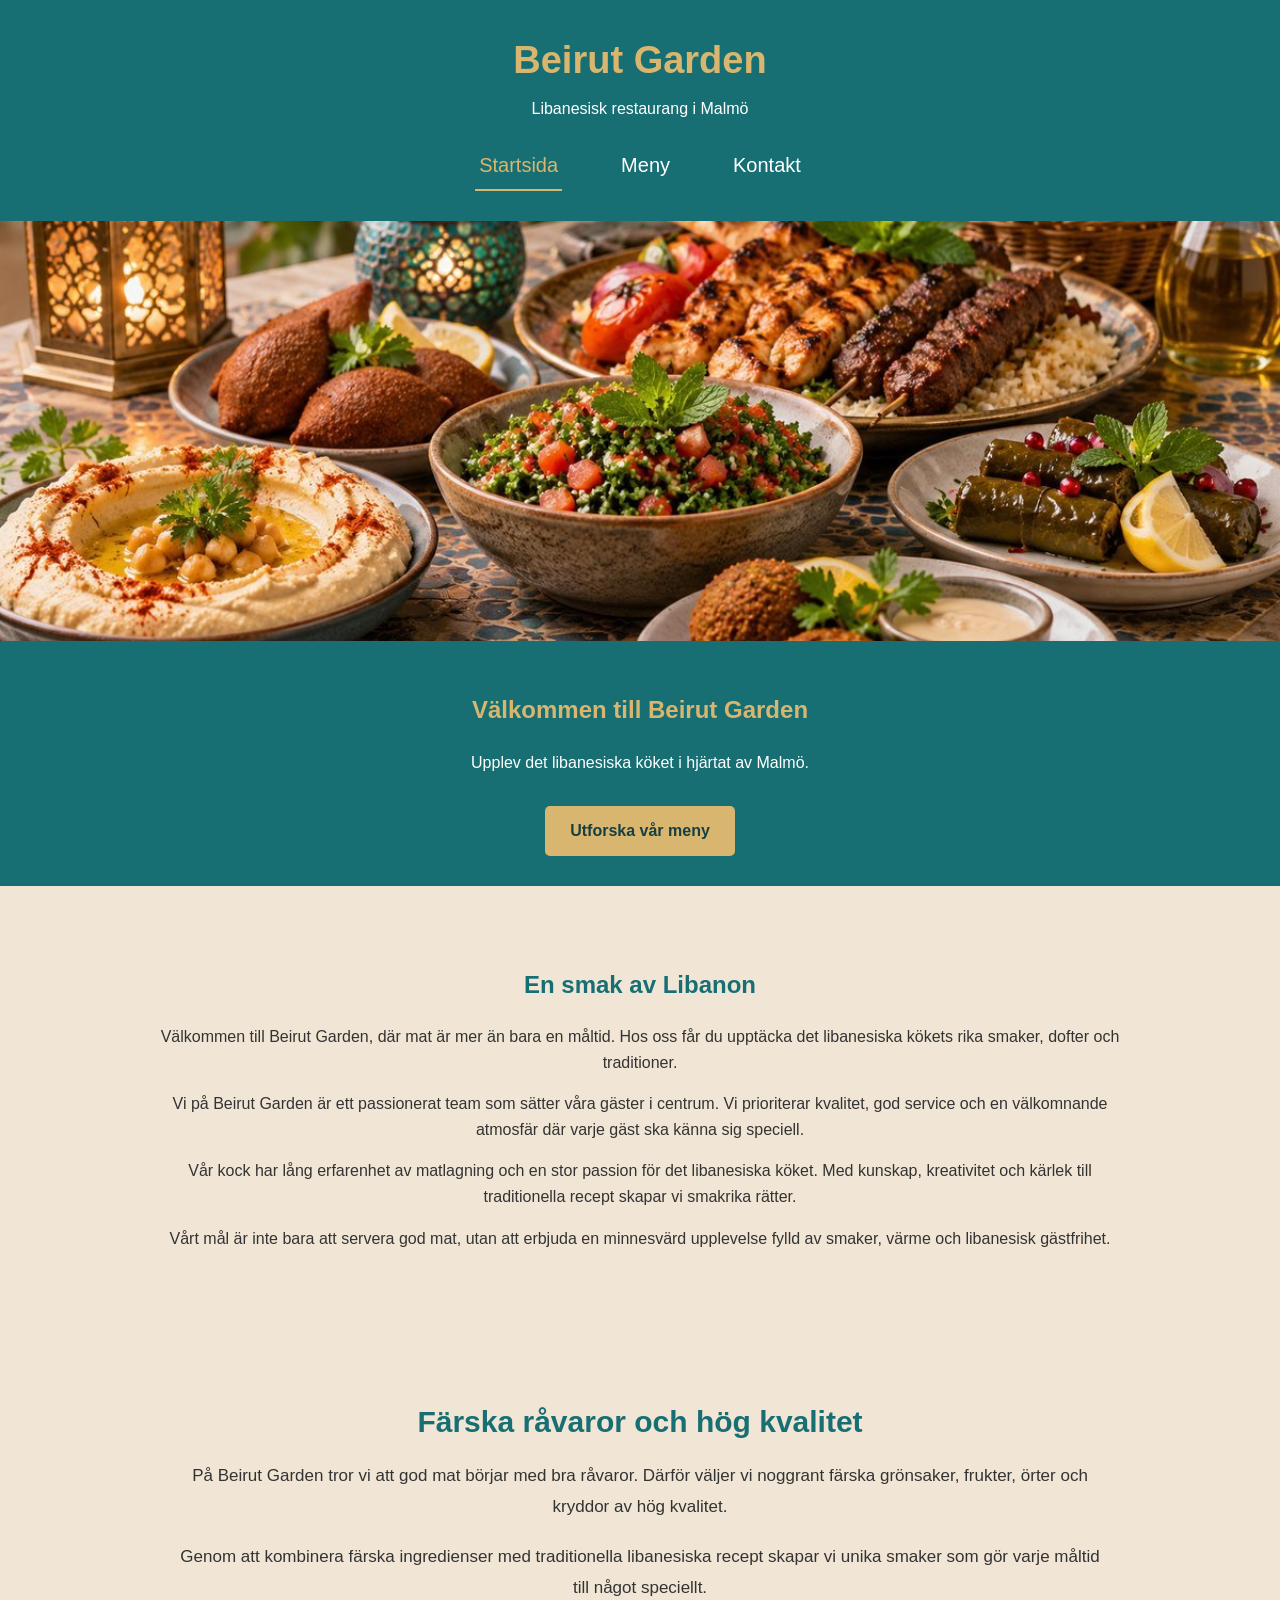
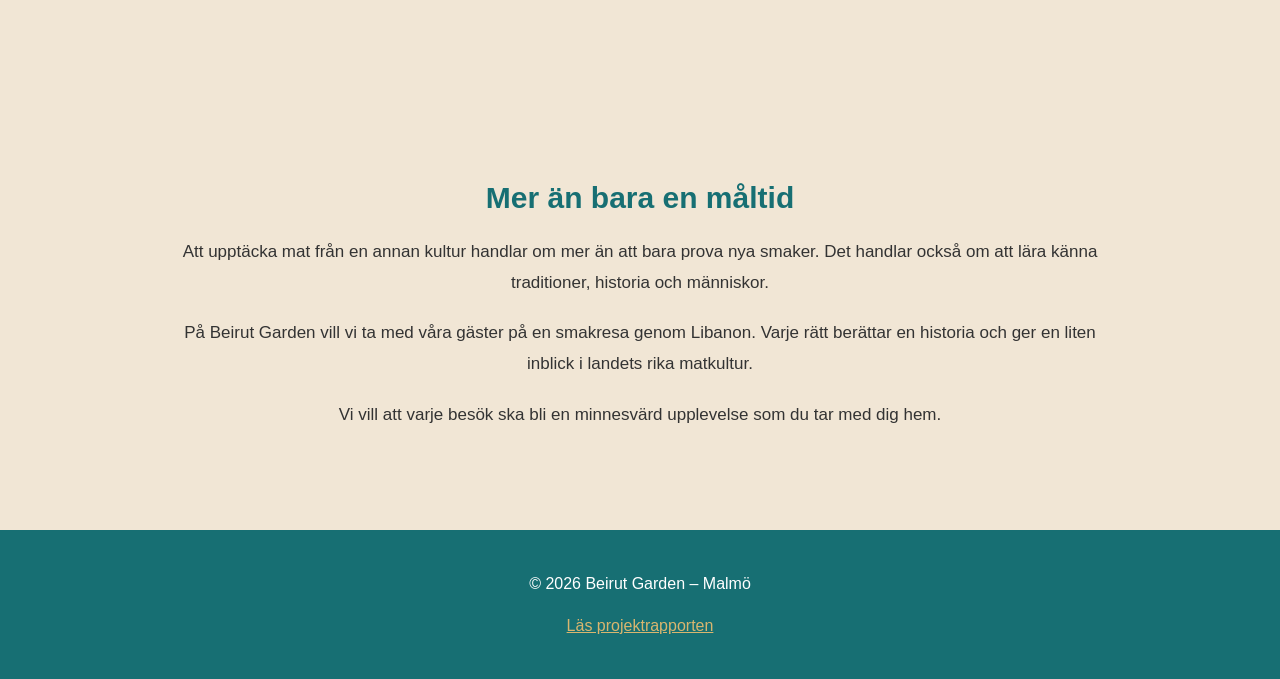
<file: index.html>
<!DOCTYPE html>
<html lang="sv">

<head>
    <meta charset="UTF-8">
    <meta name="viewport" content="width=device-width, initial-scale=1.0">
    <title>Beirut Garden | Libanesisk restaurang i Malmö</title>
    <link rel="stylesheet" href="style.css">
</head>

<body>
    <header>
        <h1>Beirut Garden</h1>
        <p class="subtitle">Libanesisk restaurang i Malmö</p>

        <nav aria-label="Huvudmeny">
            <a href="index.html" aria-current="page">Startsida</a>
            <a href="meny.html">Meny</a>
            <a href="kontakt.html">Kontakt</a>
        </nav>
    </header>

    <main>
        <section class="hero">
            <img src="images/lebanese-food.jpg" alt="Libanesiska maträtter med mezze och grillat">
            <div class="hero-text">
                <h2>Välkommen till Beirut Garden</h2>
                <p>Upplev det libanesiska köket i hjärtat av Malmö.</p>
                <a class="button" href="meny.html">Utforska vår meny</a>
            </div>
        </section>


        <section class="intro">
            <h2>En smak av Libanon</h2>
            <p>
                Välkommen till Beirut Garden, där mat är mer än
                bara en måltid. Hos oss får du upptäcka det
                libanesiska kökets rika smaker, dofter och traditioner.
            </p>

            <p>
                Vi på Beirut Garden är ett passionerat team som
                sätter våra gäster i centrum. Vi prioriterar
                kvalitet, god service och en välkomnande atmosfär
                där varje gäst ska känna sig speciell.
            </p>

            <p>
                Vår kock har lång erfarenhet av matlagning och
                en stor passion för det libanesiska köket.
                Med kunskap, kreativitet och kärlek till
                traditionella recept skapar vi smakrika rätter.
            </p>

            <p>
                Vårt mål är inte bara att servera god mat,
                utan att erbjuda en minnesvärd upplevelse
                fylld av smaker, värme och libanesisk gästfrihet.
            </p>
        </section>

        <section class="content">
            <h2>Färska råvaror och hög kvalitet</h2>

            <p>
                På Beirut Garden tror vi att god mat börjar
                med bra råvaror. Därför väljer vi noggrant
                färska grönsaker, frukter, örter och kryddor
                av hög kvalitet.
            </p>

            <p>
                Genom att kombinera färska ingredienser med
                traditionella libanesiska recept skapar vi
                unika smaker som gör varje måltid till
                något speciellt.
            </p>
        </section>


        <section class="content">
            <h2>Mer än bara en måltid</h2>

            <p>
                Att upptäcka mat från en annan kultur handlar
                om mer än att bara prova nya smaker.
                Det handlar också om att lära känna
                traditioner, historia och människor.
            </p>

            <p>
                På Beirut Garden vill vi ta med våra gäster
                på en smakresa genom Libanon.
                Varje rätt berättar en historia och ger
                en liten inblick i landets rika matkultur.
            </p>

            <p>
                Vi vill att varje besök ska bli en minnesvärd
                upplevelse som du tar med dig hem.
            </p>
        </section>


    </main>

    <footer>
        <p>© 2026 Beirut Garden – Malmö</p>
        <p><a href="rapport.html">Läs projektrapporten</a></p>
    </footer>
</body>

</html>
</file>
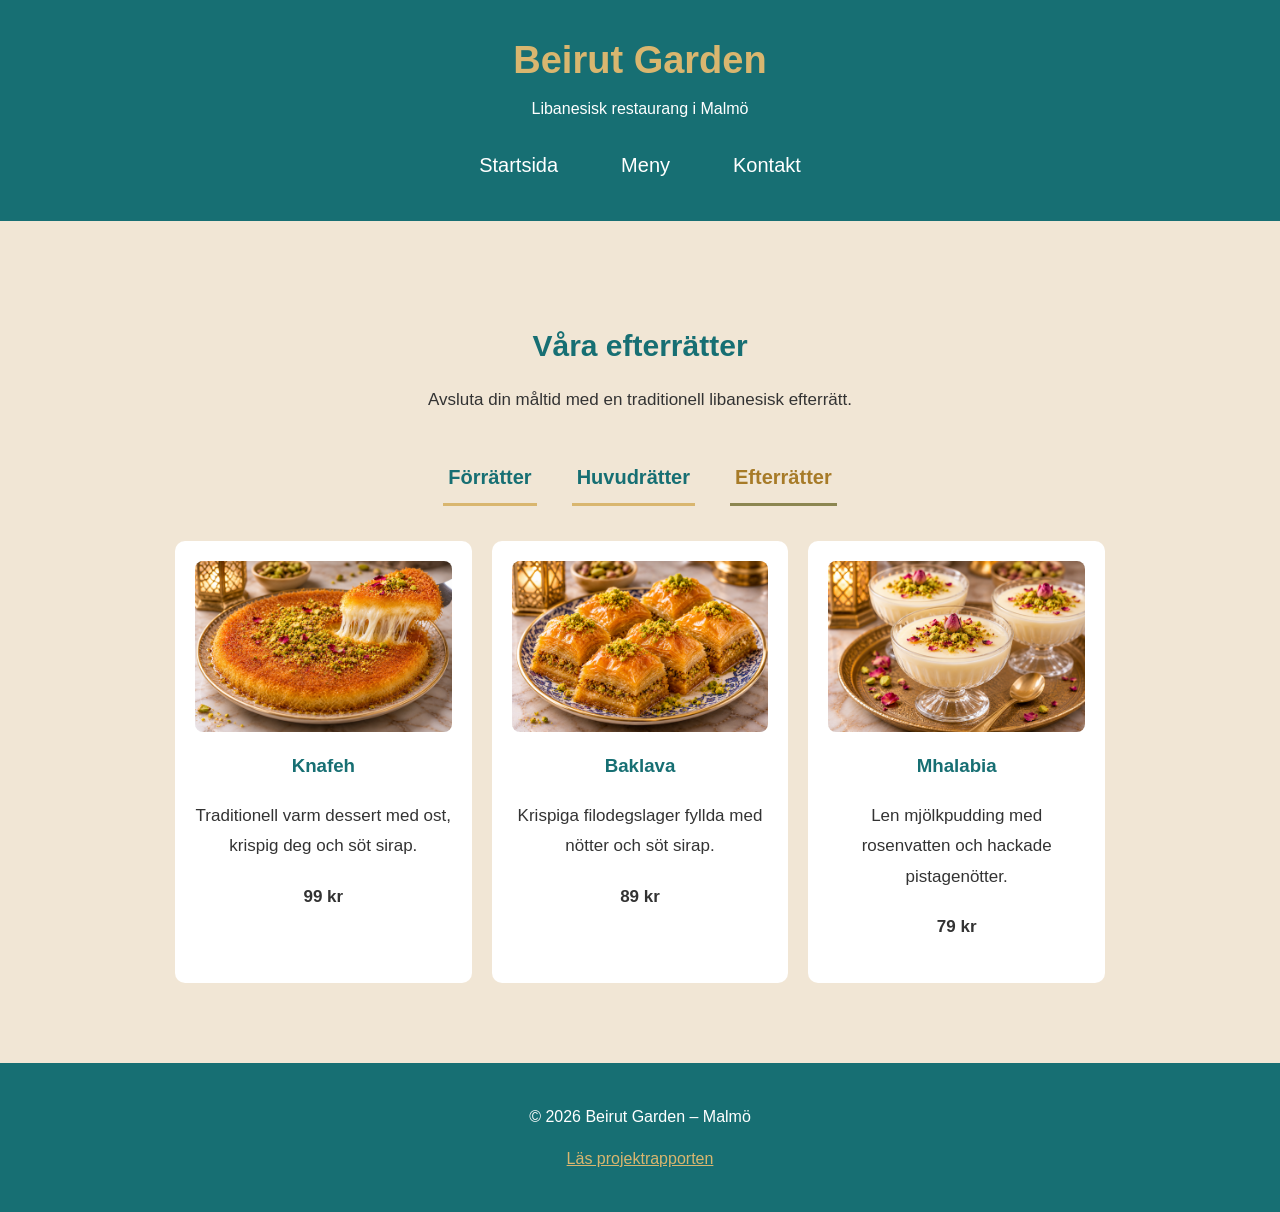
<file: efterratter.html>
<!DOCTYPE html>
<html lang="sv">

<head>
    <meta charset="UTF-8">
    <meta name="viewport" content="width=device-width, initial-scale=1.0">
    <title>Efterrätter | Beirut Garden</title>
    <link rel="stylesheet" href="style.css">
</head>

<body>

    <header>
        <h1>Beirut Garden</h1>
        <p class="subtitle">Libanesisk restaurang i Malmö</p>

        <nav aria-label="Huvudmeny">
            <a href="index.html">Startsida</a>
            <a href="meny.html">Meny</a>
            <a href="kontakt.html">Kontakt</a>
        </nav>
    </header>

    <main class="content">
        <h2>Våra efterrätter</h2>
        <p>
            Avsluta din måltid med en traditionell
            libanesisk efterrätt.
        </p>

        <nav class="local-nav" aria-label="Menykategorier">
            <a href="forratter.html">Förrätter</a>
            <a href="huvudratter.html">Huvudrätter</a>
            <a href="efterratter.html" aria-current="page">Efterrätter</a>
        </nav>

        <section class="menu-grid" aria-label="Efterrätter">

            <article class="menu-card">
                <img src="images/knafeh.png" alt="Knafeh med pistagenötter">
                <h3>Knafeh</h3>
                <p>
                    Traditionell varm dessert med ost,
                    krispig deg och söt sirap.
                </p>
                <p><strong>99 kr</strong></p>
            </article>

            <article class="menu-card">
                <img src="images/baklava.png" alt="Baklava med nötter">
                <h3>Baklava</h3>
                <p>
                    Krispiga filodegslager fyllda med
                    nötter och söt sirap.
                </p>
                <p><strong>89 kr</strong></p>
            </article>

            <article class="menu-card">
                <img src="images/mhalabia.png" alt="Mhalabia med pistage">
                <h3>Mhalabia</h3>
                <p>
                    Len mjölkpudding med rosenvatten
                    och hackade pistagenötter.
                </p>
                <p><strong>79 kr</strong></p>
            </article>

        </section>
    </main>

    <footer>
        <p>© 2026 Beirut Garden – Malmö</p>
        <p><a href="rapport.html">Läs projektrapporten</a></p>
    </footer>

</body>

</html>
</file>
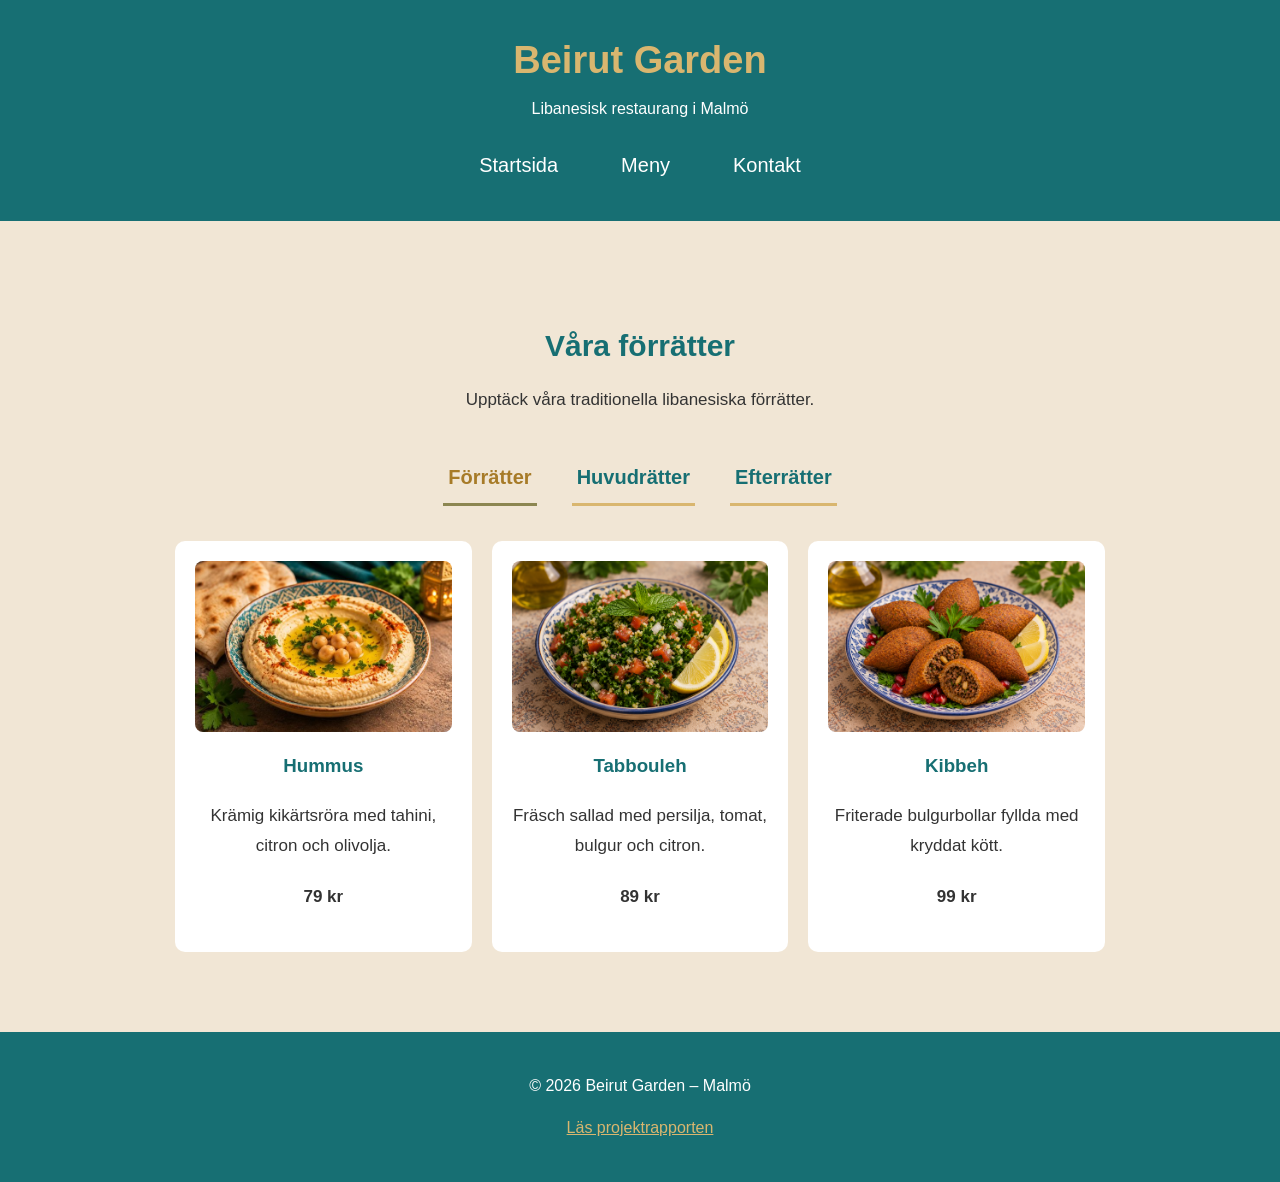
<file: forratter.html>
<!DOCTYPE html>
<html lang="sv">

<head>
    <meta charset="UTF-8">
    <meta name="viewport" content="width=device-width, initial-scale=1.0">
    <title>Förrätter | Beirut Garden</title>
    <link rel="stylesheet" href="style.css">
</head>

<body>

    <header>
        <h1>Beirut Garden</h1>
        <p class="subtitle">Libanesisk restaurang i Malmö</p>

        <nav aria-label="Huvudmeny">
            <a href="index.html">Startsida</a>
            <a href="meny.html">Meny</a>
            <a href="kontakt.html">Kontakt</a>
        </nav>
    </header>

    <main class="content">
        <h2>Våra förrätter</h2>
        <p>Upptäck våra traditionella libanesiska förrätter.</p>

        <nav class="local-nav" aria-label="Menykategorier">
            <a href="forratter.html" aria-current="page">Förrätter</a>
            <a href="huvudratter.html">Huvudrätter</a>
            <a href="efterratter.html">Efterrätter</a>
        </nav>

        <section class="menu-grid" aria-label="Förrätter">
            <article class="menu-card">
                <img src="images/hummus.jpg" alt="Hummus">
                <h3>Hummus</h3>
                <p>Krämig kikärtsröra med tahini, citron och olivolja.</p>
                <p><strong>79 kr</strong></p>
            </article>

            <article class="menu-card">
                <img src="images/tabbouleh.png" alt="Tabbouleh">
                <h3>Tabbouleh</h3>
                <p>Fräsch sallad med persilja, tomat, bulgur och citron.</p>
                <p><strong>89 kr</strong></p>
            </article>

            <article class="menu-card">
                <img src="images/kibbeh.png" alt="Kibbeh">
                <h3>Kibbeh</h3>
                <p>Friterade bulgurbollar fyllda med kryddat kött.</p>
                <p><strong>99 kr</strong></p>
            </article>
        </section>
    </main>

    <footer>
        <p>© 2026 Beirut Garden – Malmö</p>
        <p><a href="rapport.html">Läs projektrapporten</a></p>
    </footer>

</body>

</html>
</file>
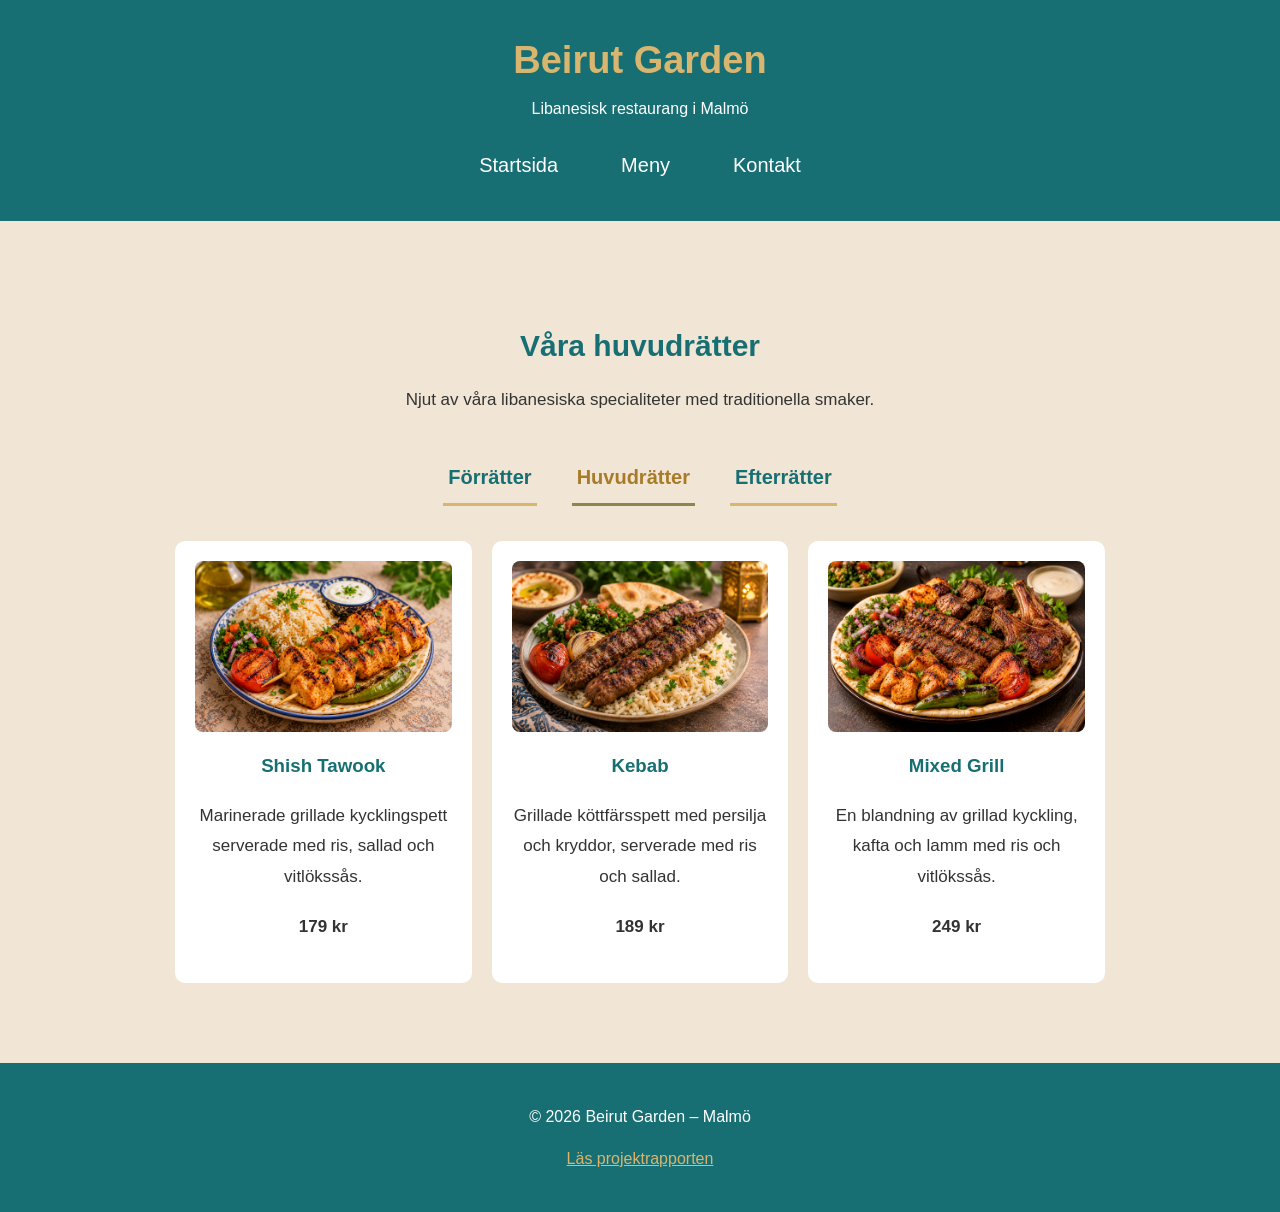
<file: huvudratter.html>
<!DOCTYPE html>
<html lang="sv">

<head>
    <meta charset="UTF-8">
    <meta name="viewport" content="width=device-width, initial-scale=1.0">
    <title>Huvudrätter | Beirut Garden</title>
    <link rel="stylesheet" href="style.css">
</head>

<body>

    <header>
        <h1>Beirut Garden</h1>
        <p class="subtitle">Libanesisk restaurang i Malmö</p>

        <nav aria-label="Huvudmeny">
            <a href="index.html">Startsida</a>
            <a href="meny.html">Meny</a>
            <a href="kontakt.html">Kontakt</a>
        </nav>
    </header>

    <main class="content">
        <h2>Våra huvudrätter</h2>
        <p>
            Njut av våra libanesiska specialiteter
            med traditionella smaker.
        </p>

        <nav class="local-nav" aria-label="Menykategorier">
            <a href="forratter.html">Förrätter</a>
            <a href="huvudratter.html" aria-current="page">Huvudrätter</a>
            <a href="efterratter.html">Efterrätter</a>
        </nav>

        <section class="menu-grid" aria-label="Huvudrätter">

            <article class="menu-card">
                <img src="images/shish-tawook.png" alt="Shish Tawook med grillad kyckling">
                <h3>Shish Tawook</h3>
                <p>
                    Marinerade grillade kycklingspett
                    serverade med ris, sallad och vitlökssås.
                </p>
                <p><strong>179 kr</strong></p>
            </article>

            <article class="menu-card">
                <img src="images/kebab.png" alt="Libanesisk kebab med grillat kött">
                <h3>Kebab</h3>
                <p>
                    Grillade köttfärsspett med persilja
                    och kryddor, serverade med ris och sallad.
                </p>
                <p><strong>189 kr</strong></p>
            </article>

            <article class="menu-card">
                <img src="images/mixed-grill.png" alt="Libanesisk mixed grill">
                <h3>Mixed Grill</h3>
                <p>
                    En blandning av grillad kyckling,
                    kafta och lamm med ris och vitlökssås.
                </p>
                <p><strong>249 kr</strong></p>
            </article>

        </section>
    </main>

    <footer>
        <p>© 2026 Beirut Garden – Malmö</p>
        <p><a href="rapport.html">Läs projektrapporten</a></p>
    </footer>

</body>

</html>
</file>
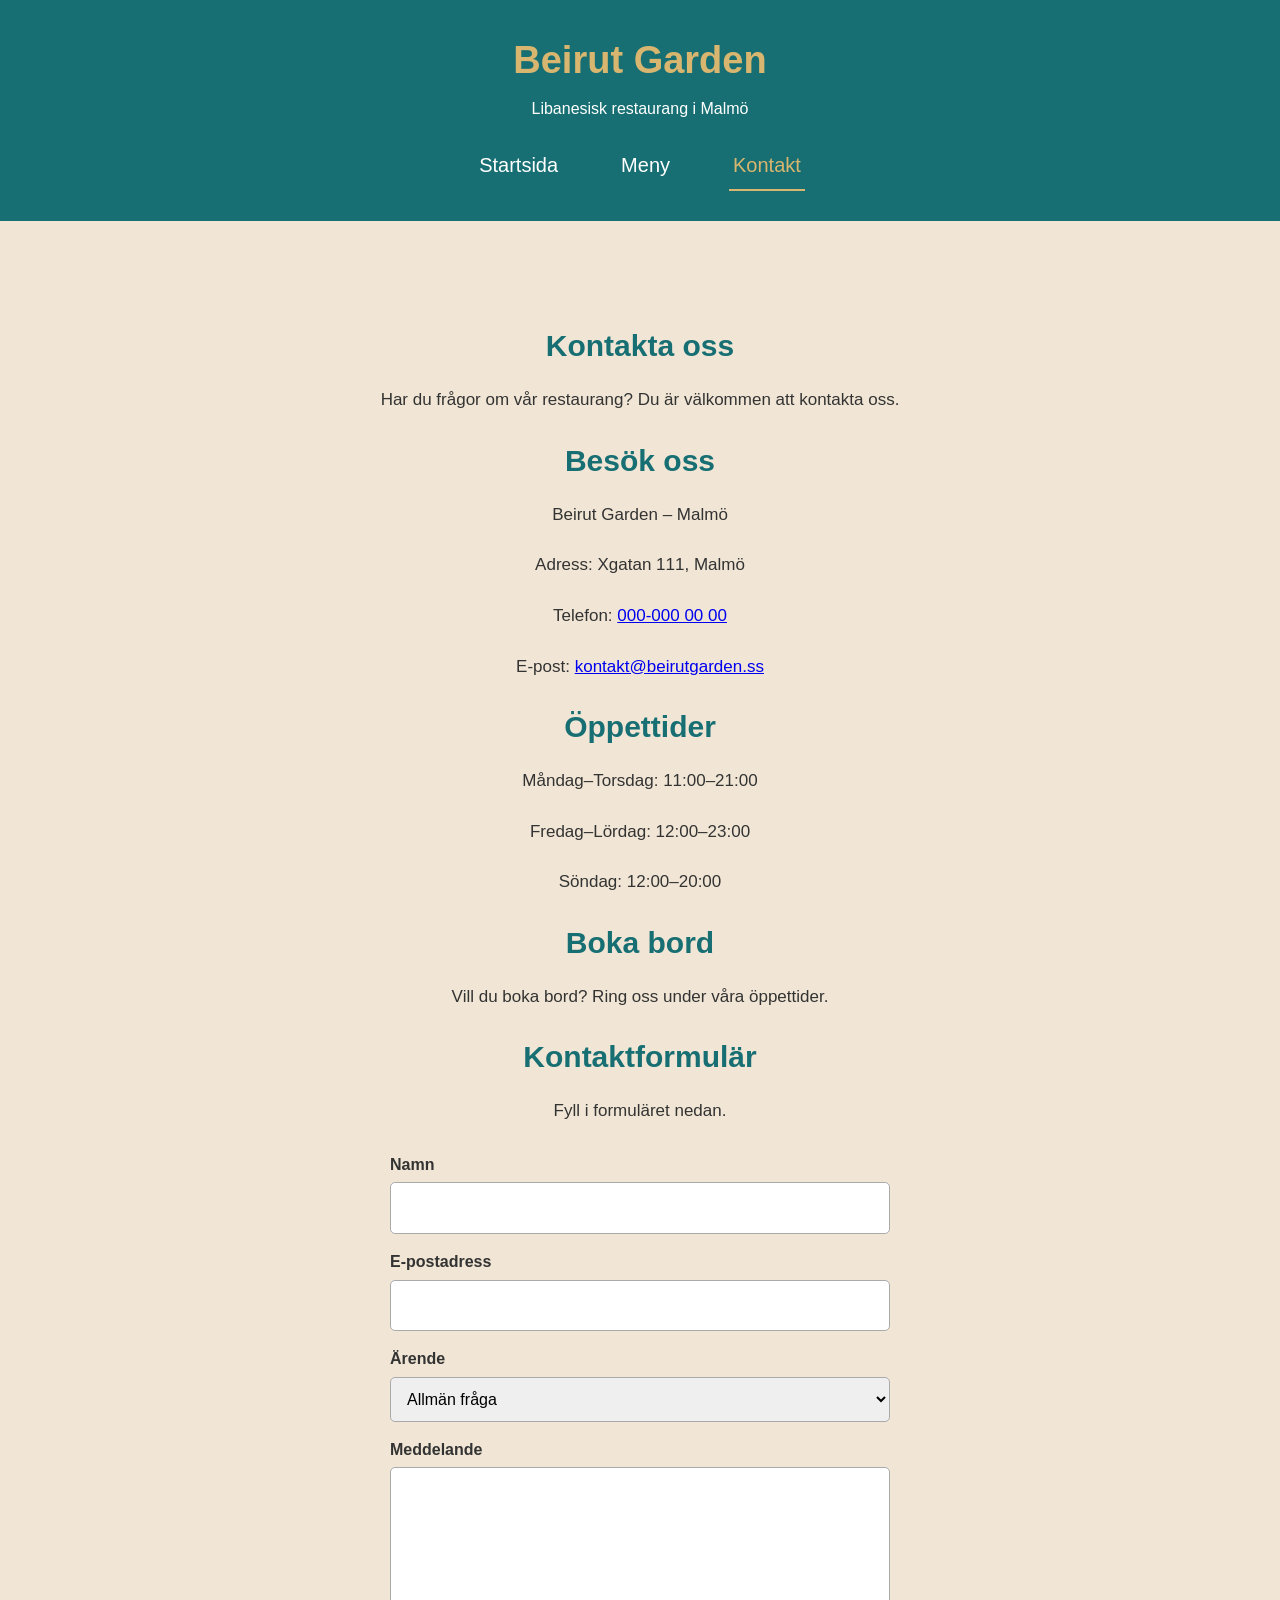
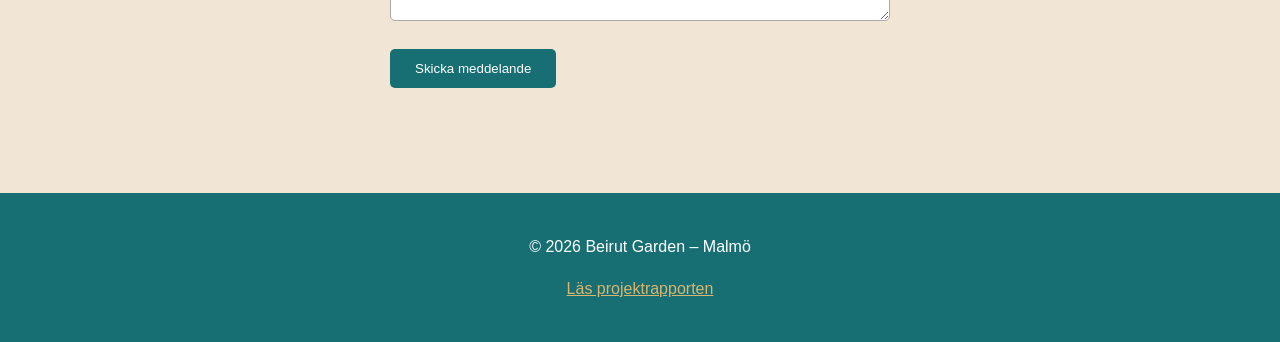
<file: kontakt.html>
<!DOCTYPE html>
<html lang="sv">

<head>
    <meta charset="UTF-8">
    <meta name="viewport" content="width=device-width, initial-scale=1.0">
    <title>Kontakt | Beirut Garden</title>
    <link rel="stylesheet" href="style.css">
</head>

<body>

    <header>
        <h1>Beirut Garden</h1>
        <p class="subtitle">Libanesisk restaurang i Malmö</p>

        <nav aria-label="Huvudmeny">
            <a href="index.html">Startsida</a>
            <a href="meny.html">Meny</a>
            <a href="kontakt.html" aria-current="page">Kontakt</a>
        </nav>
    </header>

    <main class="content">
        <h2>Kontakta oss</h2>
        <p>
            Har du frågor om vår restaurang?
            Du är välkommen att kontakta oss.
        </p>

        <section>
            <h2>Besök oss</h2>
            <p>Beirut Garden – Malmö</p>
            <p>Adress: Xgatan 111, Malmö</p>
            <p>
                Telefon:
                <a href="tel:+46000000000">000-000 00 00</a>

            </p>
            <p>
                E-post:
                <a href="mailto:kontakt@beirutgarden.ss">
                    kontakt@beirutgarden.ss
                </a>
            </p>

            <h2>Öppettider</h2>
            <p>Måndag–Torsdag: 11:00–21:00</p>
            <p>Fredag–Lördag: 12:00–23:00</p>
            <p>Söndag: 12:00–20:00</p>

            <h2>Boka bord</h2>
            <p>
                Vill du boka bord? Ring oss under våra öppettider.
            </p>
        </section>

        <section>
            <h2>Kontaktformulär</h2>
            <p>
                Fyll i formuläret nedan. </p>



            <form>
                <label for="name">Namn</label>
                <input type="text" id="name" name="name" required>

                <label for="email">E-postadress</label>
                <input type="email" id="email" name="email" required>

                <label for="subject">Ärende</label>
                <select id="subject" name="subject">
                    <option value="question">Allmän fråga</option>
                    <option value="menu">Fråga om menyn</option>
                    <option value="other">Övrigt</option>
                </select>

                <label for="message">Meddelande</label>
                <textarea id="message" name="message" rows="5" required></textarea>

                <button type="button">Skicka meddelande</button>
            </form>
        </section>
    </main>

    <footer>
        <p>© 2026 Beirut Garden – Malmö</p>
        <p><a href="rapport.html">Läs projektrapporten</a></p>
    </footer>

</body>

</html>
</file>
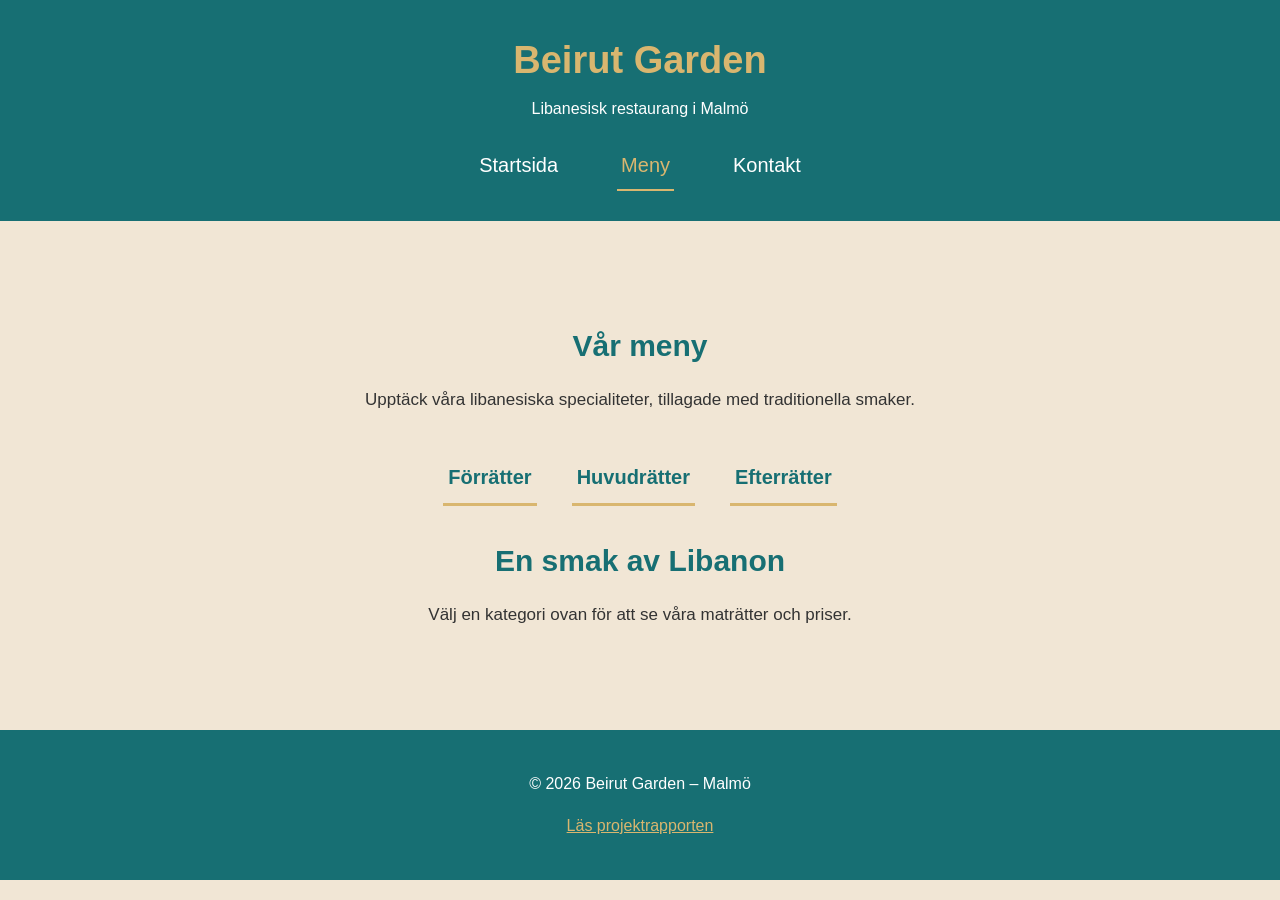
<file: meny.html>
<!DOCTYPE html>
<html lang="sv">

<head>
    <meta charset="UTF-8">
    <meta name="viewport" content="width=device-width, initial-scale=1.0">
    <title>Meny | Beirut Garden</title>
    <link rel="stylesheet" href="style.css">
</head>

<body>

    <header>
        <h1>Beirut Garden</h1>
        <p class="subtitle">Libanesisk restaurang i Malmö</p>

        <nav aria-label="Huvudmeny">
            <a href="index.html">Startsida</a>
            <a href="meny.html" aria-current="page">Meny</a>
            <a href="kontakt.html">Kontakt</a>
        </nav>
    </header>

    <main class="content">
        <h2>Vår meny</h2>
        <p>
            Upptäck våra libanesiska specialiteter,
            tillagade med traditionella smaker.
        </p>

        <nav class="local-nav" aria-label="Menykategorier">
            <a href="forratter.html">Förrätter</a>
            <a href="huvudratter.html">Huvudrätter</a>
            <a href="efterratter.html">Efterrätter</a>
        </nav>

        <h2>En smak av Libanon</h2>
        <p>
            Välj en kategori ovan för att se våra maträtter
            och priser.
        </p>
    </main>

    <footer>
        <p>© 2026 Beirut Garden – Malmö</p>
        <p><a href="rapport.html">Läs projektrapporten</a></p>
    </footer>

</body>

</html>
</file>
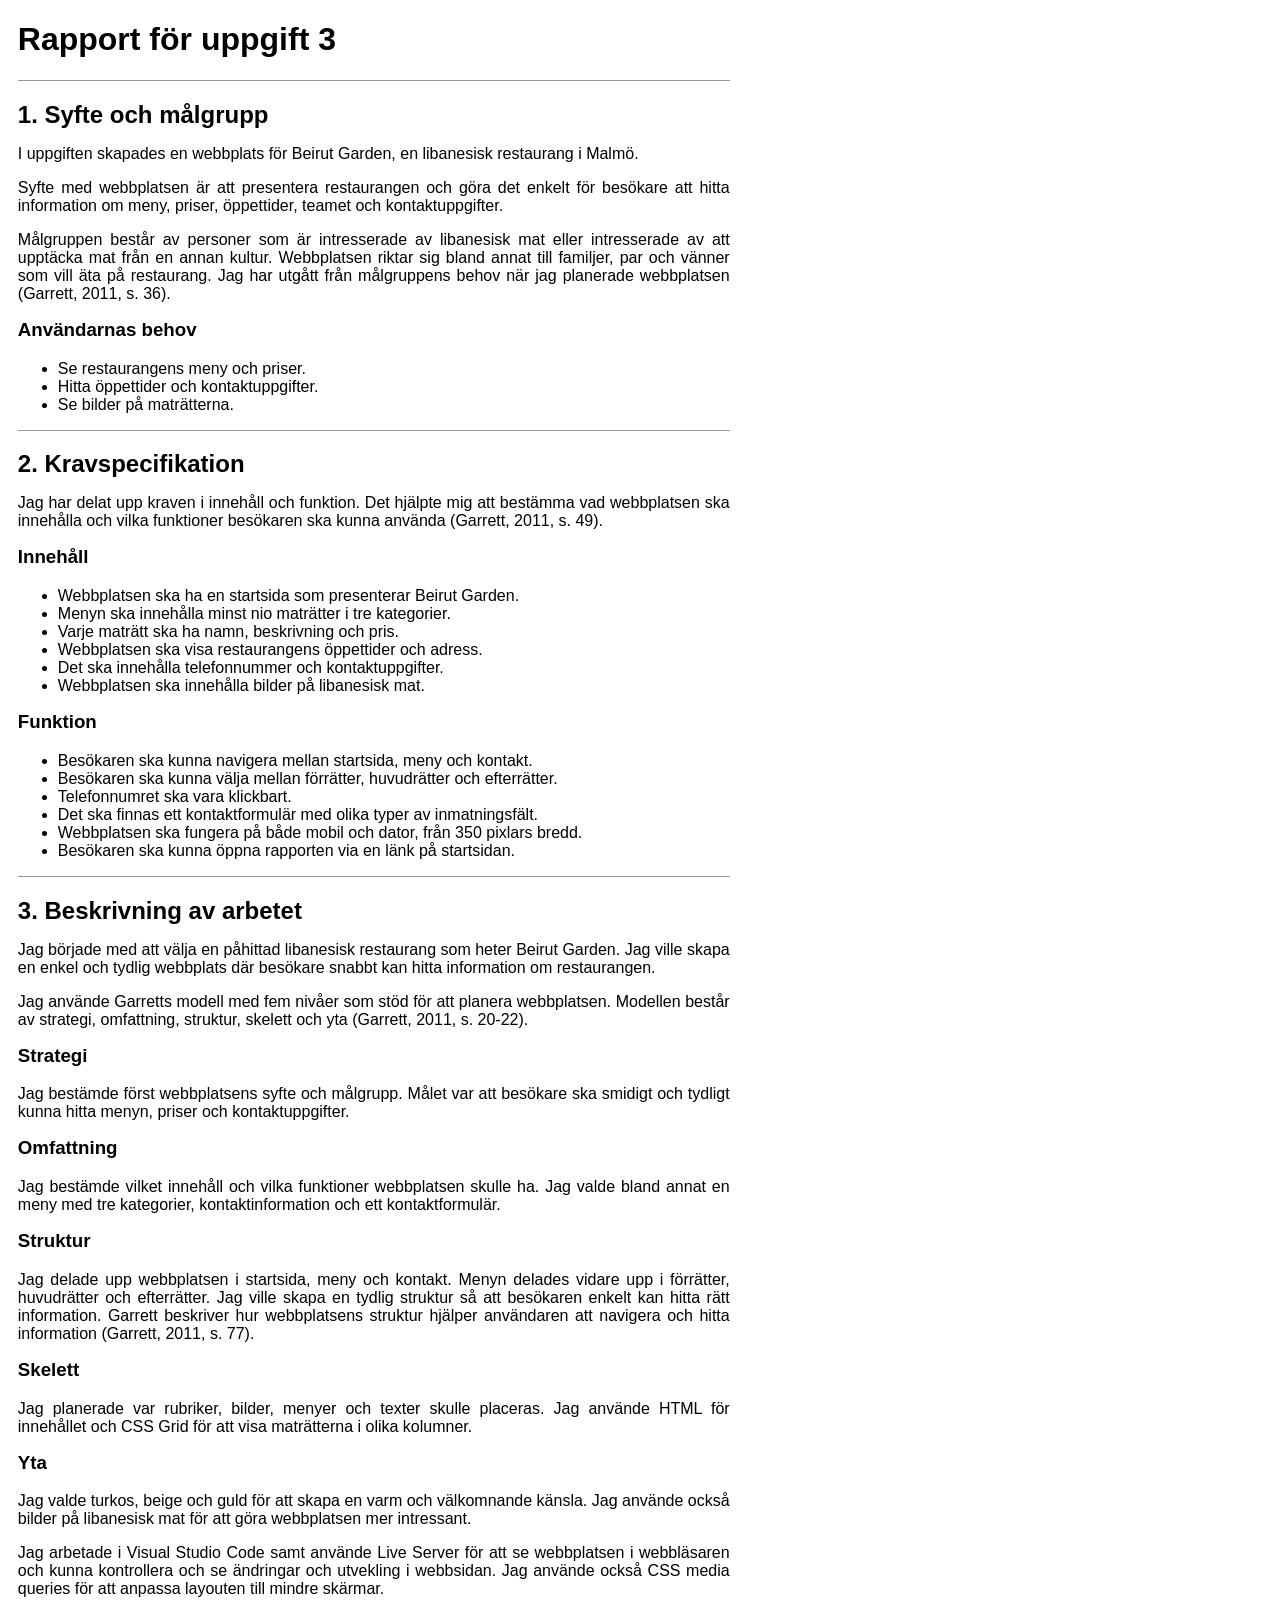
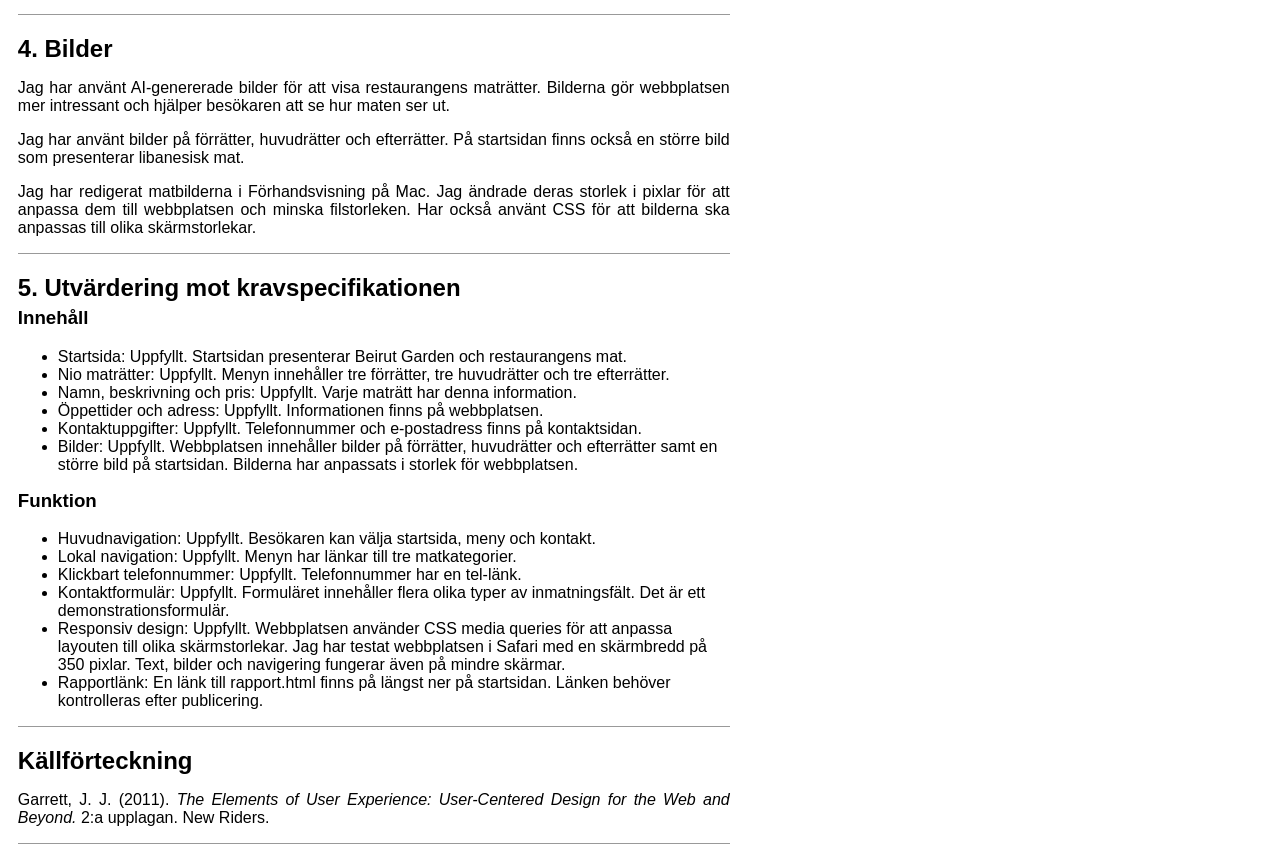
<file: rapport.html>
<!DOCTYPE html>
<html lang="sv">

<head>
    <meta charset="UTF-8">
    <meta http-equiv="X-UA-Compatible" content="IE=edge">
    <meta name="viewport" content="width=device-width, initial-scale=1.0">
    <title>Rapport för uppgift 3 i Webbteknik 1</title>
    <style>
        html {
            font-size: 16px
        }

        body {
            background-color: #FFF;
            color: #000;
            font-family: Verdana, Geneva, Tahoma, sans-serif;
            max-width: 80ch;
            margin-left: 2ch;
        }

        header,
        section {
            border-bottom: 1px solid #999;
        }

        img {
            max-width: 100%;
        }

        p {
            text-align: justify;
        }

        h2 {
            margin-bottom: 0.2em;
        }

        h3 {
            margin-top: 0.2em;
        }
    </style>
</head>

<body>
    <header>
        <h1>Rapport för uppgift 3</h1>
    </header>
    <main>
        <section>
            <h2>1. Syfte och målgrupp</h2>
            <p>I uppgiften skapades en webbplats för Beirut Garden,
                en libanesisk restaurang i Malmö.
            </p>
            <p>Syfte med webbplatsen är att presentera restaurangen
                och göra det enkelt för besökare att hitta information
                om meny, priser, öppettider, teamet och kontaktuppgifter.
            </p>
            <p>

                Målgruppen består av personer som är intresserade
                av libanesisk mat eller intresserade av att upptäcka mat från en annan kultur. Webbplatsen riktar sig
                bland annat
                till familjer, par och vänner som vill äta på restaurang.
                Jag har utgått från målgruppens behov när jag planerade
                webbplatsen (Garrett, 2011, s. 36).
            </p>

            <h3>Användarnas behov</h3>
            <ul>
                <li>Se restaurangens meny och priser.</li>
                <li>Hitta öppettider och kontaktuppgifter.</li>
                <li>Se bilder på maträtterna.</li>
            </ul>
        </section>

        <section>
            <h2>2. Kravspecifikation</h2>

            <p>
                Jag har delat upp kraven i innehåll och funktion.
                Det hjälpte mig att bestämma vad webbplatsen
                ska innehålla och vilka funktioner besökaren
                ska kunna använda (Garrett, 2011, s. 49).
            </p>

            <h3>Innehåll</h3>
            <ul>
                <li>Webbplatsen ska ha en startsida som presenterar Beirut Garden.</li>
                <li>Menyn ska innehålla minst nio maträtter i tre kategorier.</li>
                <li>Varje maträtt ska ha namn, beskrivning och pris.</li>
                <li>Webbplatsen ska visa restaurangens öppettider och adress.</li>
                <li>Det ska innehålla telefonnummer och kontaktuppgifter.</li>
                <li>Webbplatsen ska innehålla bilder på libanesisk mat.</li>
            </ul>

            <h3>Funktion</h3>
            <ul>
                <li>Besökaren ska kunna navigera mellan startsida, meny och kontakt.</li>
                <li>Besökaren ska kunna välja mellan förrätter, huvudrätter och efterrätter.</li>
                <li>Telefonnumret ska vara klickbart.</li>
                <li>Det ska finnas ett kontaktformulär med olika typer av inmatningsfält.</li>
                <li>Webbplatsen ska fungera på både mobil och dator, från 350 pixlars bredd.</li>
                <li>Besökaren ska kunna öppna rapporten via en länk på startsidan.</li>
            </ul>
        </section>

        <section>
            <h2>3. Beskrivning av arbetet</h2>

            <p>
                Jag började med att välja en påhittad libanesisk
                restaurang som heter Beirut Garden. Jag ville skapa
                en enkel och tydlig webbplats där besökare snabbt
                kan hitta information om restaurangen.
            </p>

            <p>
                Jag använde Garretts modell med fem nivåer
                som stöd för att planera webbplatsen.
                Modellen består av strategi, omfattning,
                struktur, skelett och yta (Garrett, 2011, s. 20-22).
            </p>

            <h3>Strategi</h3>
            <p>
                Jag bestämde först webbplatsens syfte och målgrupp.
                Målet var att besökare ska smidigt och tydligt kunna hitta
                menyn, priser och kontaktuppgifter.
            </p>

            <h3>Omfattning</h3>
            <p>
                Jag bestämde vilket innehåll och vilka funktioner
                webbplatsen skulle ha. Jag valde bland annat
                en meny med tre kategorier, kontaktinformation
                och ett kontaktformulär.
            </p>

            <h3>Struktur</h3>

            <p>
                Jag delade upp webbplatsen i startsida, meny
                och kontakt. Menyn delades vidare upp i
                förrätter, huvudrätter och efterrätter.
                Jag ville skapa en tydlig struktur så att
                besökaren enkelt kan hitta rätt information.
                Garrett beskriver hur webbplatsens struktur
                hjälper användaren att navigera och hitta
                information (Garrett, 2011, s. 77).
            </p>


            <h3>Skelett</h3>
            <p>
                Jag planerade var rubriker, bilder, menyer
                och texter skulle placeras. Jag använde
                HTML för innehållet och CSS Grid för att
                visa maträtterna i olika kolumner.
            </p>

            <h3>Yta</h3>
            <p>
                Jag valde turkos, beige och guld för att skapa
                en varm och välkomnande känsla. Jag använde
                också bilder på libanesisk mat för att göra
                webbplatsen mer intressant.
            </p>

            <p>
                Jag arbetade i Visual Studio Code samt använde
                Live Server för att se webbplatsen i webbläsaren och kunna kontrollera och se ändringar och utvekling i
                webbsidan.
                Jag använde också CSS media queries för att
                anpassa layouten till mindre skärmar.
            </p>
        </section>

        <section>

            <h2>4. Bilder</h2>

            <p>
                Jag har använt AI-genererade bilder
                för att visa restaurangens maträtter.
                Bilderna gör webbplatsen mer intressant
                och hjälper besökaren att se hur maten ser ut.
            </p>

            <p>
                Jag har använt bilder på förrätter,
                huvudrätter och efterrätter.
                På startsidan finns också en större bild
                som presenterar libanesisk mat.
            </p>

            <p>
                Jag har redigerat matbilderna i Förhandsvisning
                på Mac. Jag ändrade deras storlek i pixlar
                för att anpassa dem till webbplatsen
                och minska filstorleken.
                Har också använt CSS för att bilderna
                ska anpassas till olika skärmstorlekar.
            </p>

        </section>

        <section>
            <h2>5. Utvärdering mot kravspecifikationen</h2>

            <h3>Innehåll</h3>
            <ul>
                <li>
                    Startsida: Uppfyllt. Startsidan presenterar
                    Beirut Garden och restaurangens mat.
                </li>
                <li>
                    Nio maträtter: Uppfyllt. Menyn innehåller
                    tre förrätter, tre huvudrätter och tre efterrätter.
                </li>
                <li>
                    Namn, beskrivning och pris: Uppfyllt.
                    Varje maträtt har denna information.
                </li>
                <li>
                    Öppettider och adress: Uppfyllt.
                    Informationen finns på webbplatsen.
                </li>
                <li>
                    Kontaktuppgifter: Uppfyllt.
                    Telefonnummer och e-postadress finns
                    på kontaktsidan.
                </li>
                <li>
                    Bilder: Uppfyllt.
                    Webbplatsen innehåller bilder på förrätter,
                    huvudrätter och efterrätter samt en större
                    bild på startsidan. Bilderna har anpassats
                    i storlek för webbplatsen.
                </li>
            </ul>

            <h3>Funktion</h3>
            <ul>
                <li>
                    Huvudnavigation: Uppfyllt.
                    Besökaren kan välja startsida, meny och kontakt.
                </li>
                <li>
                    Lokal navigation: Uppfyllt.
                    Menyn har länkar till tre matkategorier.
                </li>
                <li>
                    Klickbart telefonnummer: Uppfyllt.
                    Telefonnummer har en tel-länk.
                </li>
                <li>
                    Kontaktformulär: Uppfyllt.
                    Formuläret innehåller flera olika typer
                    av inmatningsfält. Det är ett demonstrationsformulär.
                </li>

                <li>
                    Responsiv design: Uppfyllt.
                    Webbplatsen använder CSS media queries
                    för att anpassa layouten till olika skärmstorlekar.
                    Jag har testat webbplatsen i Safari
                    med en skärmbredd på 350 pixlar.
                    Text, bilder och navigering fungerar
                    även på mindre skärmar.
                </li>

                <li>
                    Rapportlänk: En länk till rapport.html
                    finns på längst ner på startsidan. Länken behöver
                    kontrolleras efter publicering.
                </li>
            </ul>
        </section>

        <section>
            <h2>Källförteckning</h2>

            <p>
                Garrett, J. J. (2011).
                <em>The Elements of User Experience:
                    User-Centered Design for the Web and Beyond.</em>
                2:a upplagan. New Riders.
            </p>

        </section>
    </main>
</body>

</html>
</file>
<file: style.css>
/* Grundinställningar */
* {
    box-sizing: border-box;
}

body {
    margin: 0;
    font-family: Arial, sans-serif;
    background-color: #f1e6d5;
    color: #333;
    line-height: 1.6;
}

/* Header och navigation */
header {
    background-color: #176f73;
    color: white;
    text-align: center;
    padding: 30px 20px;
}

header h1 {
    color: #d9b66f;
    font-size: 38px;
    margin: 0;
}

.subtitle {
    margin: 5px 0 20px;
}


/* Global navigering */
header nav {
    display: flex;
    justify-content: center;
    align-items: center;
    flex-wrap: wrap;
    gap: 55px;
    margin-top: 20px;
}

header nav a {
    color: white;
    text-decoration: none;
    font-size: 20px;
    font-weight: 500;
    padding: 8px 4px;
    border-bottom: 2px solid transparent;
}

header nav a:hover,
header nav a[aria-current="page"] {
    color: #d9b66f;
    border-bottom-color: #d9b66f;
}


/* Startsida */
.hero {
    position: relative;
    text-align: center;
}

.hero img {
    width: 100%;
    height: 420px;
    object-fit: cover;
    display: block;
}

.hero-text {
    background-color: #176f73;
    color: white;
    padding: 30px 20px;
}

.hero-text h2 {
    color: #d9b66f;
}

.button {
    display: inline-block;
    background-color: #d9b66f;
    color: #173f41;
    padding: 12px 25px;
    margin-top: 15px;
    border-radius: 5px;
    text-decoration: none;
    font-weight: bold;
}

.button:hover {
    background-color: #f0d49c;
}

/* Innehåll */
.intro,
.info,
.content {
    max-width: 1000px;
    margin: 30px auto;
    padding: 30px 20px;
    text-align: center;
}

h2 {
    color: #176f73;
}

/* Meny */
.menu-grid {
    display: grid;
    grid-template-columns: repeat(3, 1fr);
    gap: 20px;
    margin-top: 25px;
}

.menu-card {
    background-color: white;
    border-radius: 10px;
    padding: 20px;
    text-align: center;
}

.menu-card img {
    width: 100%;
    height: auto;
    border-radius: 8px;
    display: block;
}

.menu-card h3 {
    color: #176f73;
}

/* Lokal navigering */

/* Lokal navigering */
.local-nav {
    display: flex;
    justify-content: center;
    flex-wrap: wrap;
    gap: 35px;
    margin: 35px 0;
}

.local-nav a {
    color: #176f73;
    font-size: 20px;
    font-weight: bold;
    text-decoration: none;
    padding: 10px 5px;
    border-bottom: 3px solid #d9b66f;
    transition: 0.3s;
}

.local-nav a:hover,
.local-nav a[aria-current="page"] {
    color: #a77b28;
    border-bottom-color: #8c8651;
}

/* Kontaktformulär */
form {
    max-width: 500px;
    margin: 25px auto;
    text-align: left;
}

label {
    display: block;
    margin-top: 15px;
    font-weight: bold;
}

input,
select,
textarea {
    width: 100%;
    padding: 12px;
    margin-top: 5px;
    border: 1px solid #aaa;
    border-radius: 5px;
    font: inherit;
}

button {
    background-color: #176f73;
    color: white;
    padding: 12px 25px;
    border: none;
    border-radius: 5px;
    margin-top: 20px;
    cursor: pointer;
}

/* Footer */
footer {
    background-color: #176f73;
    color: white;
    text-align: center;
    padding: 25px;
}

footer a {
    color: #d9b66f;
}




.content h2 {
    font-size: 30px;
    margin-bottom: 18px;
    line-height: 1.3;
}

.content p {
    font-size: 17px;
    line-height: 1.8;
    margin: 20px auto;
}

.content {
    padding: 50px 35px;
}



/* Mobilanpassning */
@media (max-width: 700px) {
    header h1 {
        font-size: 30px;
    }

    .hero img {
        height: 250px;
    }

    .menu-grid {
        grid-template-columns: 1fr;
    }

    .intro,
    .info,
    .content {
        padding: 20px 15px;
    }
}
</file>
